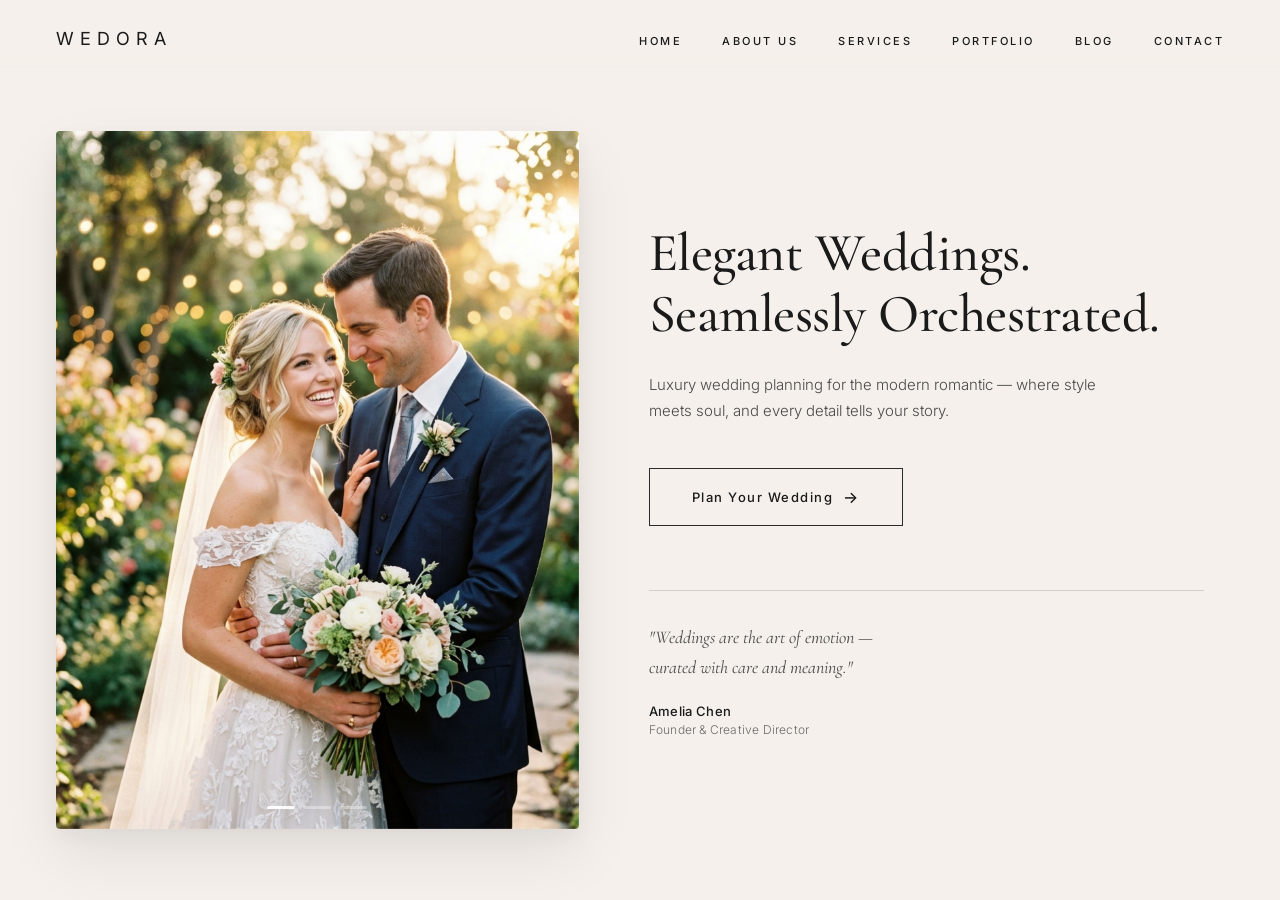
<file: hero.html>
<!DOCTYPE html>
<html lang="en">
<head>
    <meta charset="UTF-8">
    <meta name="viewport" content="width=device-width, initial-scale=1.0">
    <meta name="description" content="Wedora — Luxury wedding planning for the modern romantic. Elegant weddings, seamlessly orchestrated.">
    <title>Wedora — Elegant Weddings, Seamlessly Orchestrated</title>
    <link rel="preconnect" href="https://fonts.googleapis.com">
    <link rel="preconnect" href="https://fonts.gstatic.com" crossorigin>
    <link href="https://fonts.googleapis.com/css2?family=Cormorant+Garamond:ital,wght@0,400;0,500;0,600;0,700;1,400;1,500&family=Inter:wght@300;400;500&display=swap" rel="stylesheet">
    <style>
        /* ===== RESET & BASE ===== */
        *, *::before, *::after {
            margin: 0;
            padding: 0;
            box-sizing: border-box;
        }

        :root {
            --bg-cream: #F5F0EB;
            --bg-warm: #FAF7F4;
            --text-primary: #1A1A1A;
            --text-secondary: #4A4A4A;
            --text-muted: #6B6B6B;
            --border-color: #2A2A2A;
            --border-light: #D4CFC9;
            --accent-warm: #C9A87C;
            --font-serif: 'Cormorant Garamond', 'Georgia', serif;
            --font-sans: 'Inter', -apple-system, BlinkMacSystemFont, sans-serif;
        }

        html {
            scroll-behavior: smooth;
        }

        body {
            font-family: var(--font-sans);
            background-color: var(--bg-cream);
            color: var(--text-primary);
            overflow-x: hidden;
            -webkit-font-smoothing: antialiased;
            -moz-osx-font-smoothing: grayscale;
        }

        /* ===== NAVBAR ===== */
        .navbar {
            display: flex;
            align-items: center;
            justify-content: space-between;
            padding: 28px 56px;
            position: fixed;
            top: 0;
            left: 0;
            right: 0;
            z-index: 100;
            background: linear-gradient(180deg, var(--bg-cream) 60%, transparent 100%);
            transition: background 0.4s ease, box-shadow 0.4s ease;
        }

        .navbar.scrolled {
            background: rgba(245, 240, 235, 0.97);
            backdrop-filter: blur(12px);
            -webkit-backdrop-filter: blur(12px);
            box-shadow: 0 1px 0 var(--border-light);
        }

        .navbar__logo {
            font-family: var(--font-sans);
            font-size: 18px;
            font-weight: 400;
            letter-spacing: 6px;
            text-transform: uppercase;
            color: var(--text-primary);
            text-decoration: none;
            transition: opacity 0.3s ease;
        }

        .navbar__logo:hover {
            opacity: 0.7;
        }

        .navbar__links {
            display: flex;
            align-items: center;
            gap: 40px;
            list-style: none;
        }

        .navbar__link {
            font-family: var(--font-sans);
            font-size: 11px;
            font-weight: 500;
            letter-spacing: 2.5px;
            text-transform: uppercase;
            color: var(--text-primary);
            text-decoration: none;
            position: relative;
            padding: 4px 0;
            transition: color 0.3s ease;
        }

        .navbar__link::after {
            content: '';
            position: absolute;
            bottom: -2px;
            left: 0;
            width: 0;
            height: 1px;
            background-color: var(--text-primary);
            transition: width 0.4s cubic-bezier(0.25, 0.46, 0.45, 0.94);
        }

        .navbar__link:hover {
            color: var(--text-secondary);
        }

        .navbar__link:hover::after {
            width: 100%;
        }

        /* Mobile Menu Toggle */
        .navbar__toggle {
            display: none;
            flex-direction: column;
            gap: 5px;
            cursor: pointer;
            padding: 4px;
            background: none;
            border: none;
        }

        .navbar__toggle span {
            width: 24px;
            height: 1.5px;
            background-color: var(--text-primary);
            transition: all 0.3s ease;
        }

        /* ===== HERO SECTION ===== */
        .hero {
            min-height: 100vh;
            display: flex;
            align-items: center;
            padding: 120px 56px 60px;
            position: relative;
        }

        .hero__container {
            display: grid;
            grid-template-columns: 1fr 1.1fr;
            gap: 70px;
            align-items: center;
            max-width: 1400px;
            margin: 0 auto;
            width: 100%;
        }

        /* --- Video / Slideshow Container --- */
        .hero__media {
            position: relative;
            width: 100%;
            aspect-ratio: 3 / 4;
            border-radius: 4px;
            overflow: hidden;
            box-shadow:
                0 25px 60px rgba(0, 0, 0, 0.08),
                0 8px 20px rgba(0, 0, 0, 0.04);
        }

        .hero__slide {
            position: absolute;
            inset: 0;
            opacity: 0;
            transition: opacity 1.6s ease-in-out;
            will-change: opacity;
        }

        .hero__slide.active {
            opacity: 1;
        }

        .hero__slide img {
            width: 100%;
            height: 100%;
            object-fit: cover;
            display: block;
            /* Subtle Ken Burns zoom effect */
            animation: kenBurns 8s ease-in-out infinite alternate;
        }

        @keyframes kenBurns {
            0% {
                transform: scale(1);
            }
            100% {
                transform: scale(1.06);
            }
        }

        /* Slide progress indicators */
        .hero__indicators {
            position: absolute;
            bottom: 20px;
            left: 50%;
            transform: translateX(-50%);
            display: flex;
            gap: 8px;
            z-index: 10;
        }

        .hero__indicator {
            width: 28px;
            height: 2.5px;
            background: rgba(255, 255, 255, 0.35);
            border-radius: 2px;
            overflow: hidden;
            cursor: pointer;
            transition: background 0.3s ease;
        }

        .hero__indicator:hover {
            background: rgba(255, 255, 255, 0.5);
        }

        .hero__indicator.active {
            background: rgba(255, 255, 255, 0.35);
        }

        .hero__indicator-fill {
            width: 0%;
            height: 100%;
            background: rgba(255, 255, 255, 0.9);
            border-radius: 2px;
            transition: width 0.1s linear;
        }

        .hero__indicator.active .hero__indicator-fill {
            animation: indicatorProgress 5s linear forwards;
        }

        @keyframes indicatorProgress {
            from { width: 0%; }
            to   { width: 100%; }
        }

        /* ===== HERO CONTENT (RIGHT SIDE) ===== */
        .hero__content {
            display: flex;
            flex-direction: column;
            justify-content: center;
            padding-right: 20px;
        }

        .hero__heading {
            font-family: var(--font-serif);
            font-size: clamp(38px, 4.2vw, 62px);
            font-weight: 500;
            line-height: 1.12;
            letter-spacing: -0.5px;
            color: var(--text-primary);
            margin-bottom: 28px;
        }

        .hero__heading em {
            font-style: italic;
            font-weight: 400;
        }

        .hero__subtext {
            font-family: var(--font-sans);
            font-size: 15px;
            font-weight: 300;
            line-height: 1.75;
            color: var(--text-secondary);
            max-width: 460px;
            margin-bottom: 44px;
        }

        /* CTA Button */
        .hero__cta {
            display: inline-flex;
            align-items: center;
            justify-content: center;
            gap: 10px;
            padding: 18px 42px;
            border: 1.5px solid var(--border-color);
            background: transparent;
            color: var(--text-primary);
            font-family: var(--font-sans);
            font-size: 13px;
            font-weight: 500;
            letter-spacing: 1.5px;
            text-transform: none;
            text-decoration: none;
            cursor: pointer;
            position: relative;
            overflow: hidden;
            transition: color 0.4s ease, border-color 0.4s ease;
            margin-bottom: 64px;
            align-self: flex-start;
        }

        .hero__cta::before {
            content: '';
            position: absolute;
            inset: 0;
            background-color: var(--text-primary);
            transform: scaleX(0);
            transform-origin: left;
            transition: transform 0.5s cubic-bezier(0.25, 0.46, 0.45, 0.94);
            z-index: -1;
        }

        .hero__cta:hover {
            color: var(--bg-cream);
            border-color: var(--text-primary);
        }

        .hero__cta:hover::before {
            transform: scaleX(1);
        }

        .hero__cta-arrow {
            transition: transform 0.3s ease;
            font-size: 16px;
        }

        .hero__cta:hover .hero__cta-arrow {
            transform: translateX(4px);
        }

        /* Quote Section */
        .hero__quote-block {
            border-top: 1px solid var(--border-light);
            padding-top: 32px;
        }

        .hero__quote {
            font-family: var(--font-serif);
            font-size: 18px;
            font-weight: 400;
            font-style: italic;
            line-height: 1.65;
            color: var(--text-secondary);
            margin-bottom: 20px;
            max-width: 400px;
        }

        .hero__quote-author {
            display: flex;
            flex-direction: column;
            gap: 3px;
        }

        .hero__quote-name {
            font-family: var(--font-sans);
            font-size: 13px;
            font-weight: 500;
            color: var(--text-primary);
            letter-spacing: 0.3px;
        }

        .hero__quote-title {
            font-family: var(--font-sans);
            font-size: 12px;
            font-weight: 300;
            color: var(--text-muted);
            letter-spacing: 0.2px;
        }

        /* ===== ENTRANCE ANIMATIONS ===== */
        .animate-in {
            opacity: 0;
            transform: translateY(30px);
            transition: opacity 0.9s cubic-bezier(0.25, 0.46, 0.45, 0.94),
                        transform 0.9s cubic-bezier(0.25, 0.46, 0.45, 0.94);
        }

        .animate-in.visible {
            opacity: 1;
            transform: translateY(0);
        }

        .delay-1 { transition-delay: 0.1s; }
        .delay-2 { transition-delay: 0.25s; }
        .delay-3 { transition-delay: 0.4s; }
        .delay-4 { transition-delay: 0.55s; }
        .delay-5 { transition-delay: 0.7s; }

        .animate-media {
            opacity: 0;
            transform: translateX(-40px) scale(0.97);
            transition: opacity 1.1s cubic-bezier(0.25, 0.46, 0.45, 0.94),
                        transform 1.1s cubic-bezier(0.25, 0.46, 0.45, 0.94);
        }

        .animate-media.visible {
            opacity: 1;
            transform: translateX(0) scale(1);
        }

        /* ===== RESPONSIVE ===== */
        @media (max-width: 1100px) {
            .hero {
                padding: 120px 36px 50px;
            }
            .hero__container {
                gap: 50px;
            }
        }

        @media (max-width: 900px) {
            .navbar {
                padding: 20px 28px;
            }

            .navbar__links {
                position: fixed;
                top: 0;
                right: -100%;
                width: 280px;
                height: 100vh;
                background: var(--bg-cream);
                flex-direction: column;
                justify-content: center;
                gap: 32px;
                padding: 40px;
                transition: right 0.4s cubic-bezier(0.25, 0.46, 0.45, 0.94);
                box-shadow: -10px 0 40px rgba(0,0,0,0.08);
            }

            .navbar__links.open {
                right: 0;
            }

            .navbar__toggle {
                display: flex;
                z-index: 200;
            }

            .navbar__toggle.open span:nth-child(1) {
                transform: rotate(45deg) translate(4px, 4px);
            }
            .navbar__toggle.open span:nth-child(2) {
                opacity: 0;
            }
            .navbar__toggle.open span:nth-child(3) {
                transform: rotate(-45deg) translate(4px, -4px);
            }

            .hero {
                padding: 100px 24px 40px;
            }

            .hero__container {
                grid-template-columns: 1fr;
                gap: 40px;
            }

            .hero__media {
                max-width: 500px;
                margin: 0 auto;
            }

            .hero__content {
                padding-right: 0;
                text-align: left;
            }

            .hero__cta {
                align-self: flex-start;
            }
        }

        @media (max-width: 480px) {
            .navbar {
                padding: 16px 20px;
            }

            .navbar__logo {
                font-size: 15px;
                letter-spacing: 4px;
            }

            .hero {
                padding: 90px 18px 30px;
            }

            .hero__heading {
                font-size: 32px;
            }

            .hero__subtext {
                font-size: 14px;
            }

            .hero__cta {
                padding: 15px 32px;
                font-size: 12px;
                width: 100%;
                justify-content: center;
            }

            .hero__quote {
                font-size: 16px;
            }
        }
    </style>
</head>
<body>

    <!-- ===== NAVIGATION ===== -->
    <nav class="navbar" id="navbar">
        <a href="#" class="navbar__logo" id="logo">WEDORA</a>

        <button class="navbar__toggle" id="menuToggle" aria-label="Toggle navigation menu">
            <span></span>
            <span></span>
            <span></span>
        </button>

        <ul class="navbar__links" id="navLinks">
            <li><a href="#" class="navbar__link" id="nav-home">HOME</a></li>
            <li><a href="#" class="navbar__link" id="nav-about">ABOUT US</a></li>
            <li><a href="#" class="navbar__link" id="nav-services">SERVICES</a></li>
            <li><a href="#" class="navbar__link" id="nav-portfolio">PORTFOLIO</a></li>
            <li><a href="#" class="navbar__link" id="nav-blog">BLOG</a></li>
            <li><a href="#" class="navbar__link" id="nav-contact">CONTACT</a></li>
        </ul>
    </nav>

    <!-- ===== HERO SECTION ===== -->
    <section class="hero" id="hero">
        <div class="hero__container">

            <!-- Left: Fading Image Slideshow (simulating a no-controls video) -->
            <div class="hero__media animate-media" id="heroMedia">
                <div class="hero__slide active" data-slide="0">
                    <img src="images/wedding_couple_1.png" alt="Wedding couple in a romantic embrace" loading="eager">
                </div>
                <div class="hero__slide" data-slide="1">
                    <img src="images/wedding_couple_2.png" alt="Elegant wedding couple walking together" loading="lazy">
                </div>
                <div class="hero__slide" data-slide="2">
                    <img src="images/wedding_couple_3.png" alt="Intimate wedding moment with rings" loading="lazy">
                </div>

                <!-- Progress Indicators -->
                <div class="hero__indicators" id="heroIndicators">
                    <div class="hero__indicator active" data-index="0">
                        <div class="hero__indicator-fill"></div>
                    </div>
                    <div class="hero__indicator" data-index="1">
                        <div class="hero__indicator-fill"></div>
                    </div>
                    <div class="hero__indicator" data-index="2">
                        <div class="hero__indicator-fill"></div>
                    </div>
                </div>
            </div>

            <!-- Right: Content -->
            <div class="hero__content">
                <h1 class="hero__heading animate-in delay-1" id="heroHeading">
                    Elegant Weddings.<br>
                    Seamlessly Orchestrated.
                </h1>

                <p class="hero__subtext animate-in delay-2" id="heroSubtext">
                    Luxury wedding planning for the modern romantic — where style
                    meets soul, and every detail tells your story.
                </p>

                <a href="#" class="hero__cta animate-in delay-3" id="heroCta">
                    Plan Your Wedding
                    <span class="hero__cta-arrow">→</span>
                </a>

                <div class="hero__quote-block animate-in delay-4" id="heroQuote">
                    <p class="hero__quote">
                        "Weddings are the art of emotion —<br>
                        curated with care and meaning."
                    </p>
                    <div class="hero__quote-author">
                        <span class="hero__quote-name">Amelia Chen</span>
                        <span class="hero__quote-title">Founder &amp; Creative Director</span>
                    </div>
                </div>
            </div>

        </div>
    </section>

    <script>
        // ===== FADING SLIDESHOW (simulates video clips) =====
        (() => {
            const slides = document.querySelectorAll('.hero__slide');
            const indicators = document.querySelectorAll('.hero__indicator');
            const INTERVAL = 5000; // 5 seconds per slide
            let current = 0;
            let timer = null;

            function goToSlide(index) {
                // Remove active from all
                slides.forEach(s => s.classList.remove('active'));
                indicators.forEach(ind => {
                    ind.classList.remove('active');
                    // Reset the fill animation
                    const fill = ind.querySelector('.hero__indicator-fill');
                    fill.style.animation = 'none';
                    fill.offsetHeight; // trigger reflow
                    fill.style.animation = '';
                });

                // Set new active
                current = index;
                slides[current].classList.add('active');
                indicators[current].classList.add('active');
            }

            function nextSlide() {
                goToSlide((current + 1) % slides.length);
            }

            function startAutoplay() {
                clearInterval(timer);
                timer = setInterval(nextSlide, INTERVAL);
            }

            // Click on indicator to jump
            indicators.forEach(ind => {
                ind.addEventListener('click', () => {
                    const idx = parseInt(ind.dataset.index, 10);
                    goToSlide(idx);
                    startAutoplay(); // restart timer
                });
            });

            // Start autoplay
            startAutoplay();
        })();

        // ===== ENTRANCE ANIMATIONS =====
        (() => {
            const animateEls = document.querySelectorAll('.animate-in, .animate-media');
            
            // Use IntersectionObserver for scroll-triggered entrance
            const observer = new IntersectionObserver((entries) => {
                entries.forEach(entry => {
                    if (entry.isIntersecting) {
                        entry.target.classList.add('visible');
                        observer.unobserve(entry.target);
                    }
                });
            }, {
                threshold: 0.15,
                rootMargin: '0px 0px -40px 0px'
            });

            animateEls.forEach(el => observer.observe(el));
        })();

        // ===== NAVBAR SCROLL EFFECT =====
        (() => {
            const navbar = document.getElementById('navbar');
            let ticking = false;

            window.addEventListener('scroll', () => {
                if (!ticking) {
                    window.requestAnimationFrame(() => {
                        if (window.scrollY > 40) {
                            navbar.classList.add('scrolled');
                        } else {
                            navbar.classList.remove('scrolled');
                        }
                        ticking = false;
                    });
                    ticking = true;
                }
            });
        })();

        // ===== MOBILE MENU TOGGLE =====
        (() => {
            const toggle = document.getElementById('menuToggle');
            const links = document.getElementById('navLinks');

            toggle.addEventListener('click', () => {
                toggle.classList.toggle('open');
                links.classList.toggle('open');
            });

            // Close menu on link click
            links.querySelectorAll('.navbar__link').forEach(link => {
                link.addEventListener('click', () => {
                    toggle.classList.remove('open');
                    links.classList.remove('open');
                });
            });
        })();
    </script>

</body>
</html>
</file>
